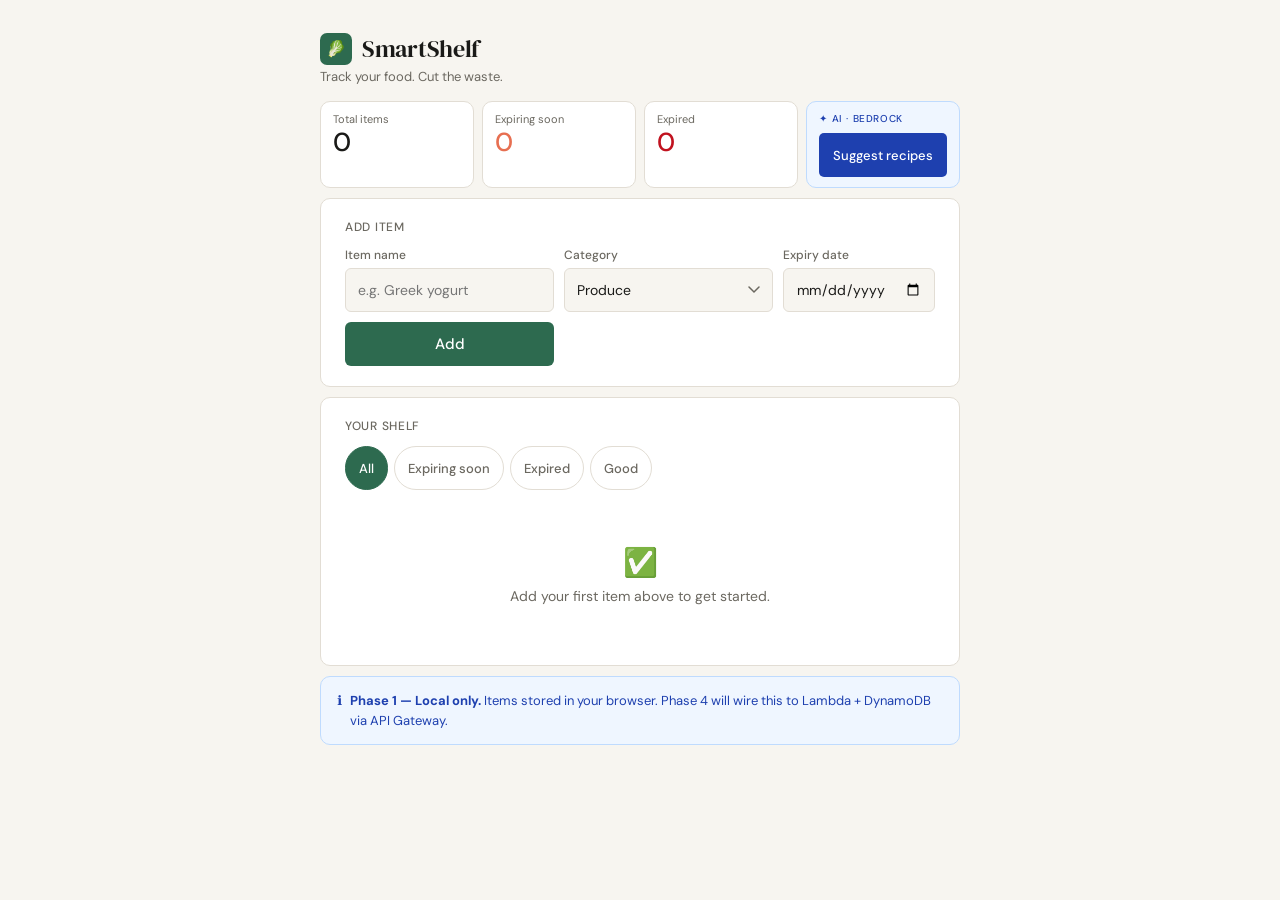
<file: files/index.html>
<!DOCTYPE html>
<html lang="en">
<head>
  <meta charset="UTF-8" />
  <meta name="viewport" content="width=device-width, initial-scale=1.0" />
  <title>SmartShelf — Food Expiry Tracker</title>
  <link href="https://fonts.googleapis.com/css2?family=DM+Serif+Display&family=DM+Sans:wght@400;500&display=swap" rel="stylesheet" />
  <link rel="stylesheet" href="styles.css" />
</head>
<body>
<div class="page">

  <!-- Header -->
  <header>
    <div class="logo-row">
      <div class="logo-icon">🥬</div>
      <h1>SmartShelf</h1>
    </div>
    <p class="tagline">Track your food. Cut the waste.</p>
  </header>

  <!-- Stats + AI button row -->
  <div class="top-grid">
    <div class="stat-card">
      <div class="stat-label">Total items</div>
      <div class="stat-value" id="stat-total">0</div>
    </div>
    <div class="stat-card">
      <div class="stat-label">Expiring soon</div>
      <div class="stat-value warn" id="stat-soon">0</div>
    </div>
    <div class="stat-card">
      <div class="stat-label">Expired</div>
      <div class="stat-value danger" id="stat-expired">0</div>
    </div>
    <div class="ai-tile">
      <div class="ai-tile-label">✦ AI · Bedrock</div>
      <button class="ai-tile-btn" id="suggest-btn" onclick="suggestRecipes()">Suggest recipes</button>
    </div>
  </div>

  <!-- Add item form -->
  <div class="card">
    <div class="card-title">Add item</div>
    <div class="form-grid">
      <div class="field">
        <label for="item-name">Item name</label>
        <input type="text" id="item-name" placeholder="e.g. Greek yogurt" autocomplete="off" />
      </div>
      <div class="field">
        <label for="item-cat">Category</label>
        <select id="item-cat">
          <option value="produce">Produce</option>
          <option value="dairy">Dairy</option>
          <option value="meat">Meat / Fish</option>
          <option value="frozen">Frozen</option>
          <option value="pantry">Pantry</option>
          <option value="other">Other</option>
        </select>
      </div>
      <div class="field">
        <label for="item-date">Expiry date</label>
        <input type="date" id="item-date" />
      </div>
      <button class="btn-primary btn-add" onclick="addItem()">Add</button>
    </div>
  </div>

  <!-- Shelf with filters and table -->
  <div class="card">
    <div class="card-title">Your shelf</div>
    <div class="filter-row">
      <button class="filter-btn active" onclick="setFilter('all', this)">All</button>
      <button class="filter-btn" onclick="setFilter('soon', this)">Expiring soon</button>
      <button class="filter-btn" onclick="setFilter('expired', this)">Expired</button>
      <button class="filter-btn" onclick="setFilter('ok', this)">Good</button>
    </div>
    <div id="table-wrap">
      <div class="empty-state">
        <div class="icon">📦</div>
        Add your first item above to get started.
      </div>
    </div>
  </div>

  <!-- Recipe panel — hidden until AI is triggered -->
  <div class="recipe-panel" id="recipe-panel" style="display:none">
    <div class="recipe-summary" onclick="toggleRecipePanel()">
      <div>
        <div class="recipe-summary-title" id="recipe-summary-title">✦ Finding recipes…</div>
        <div class="recipe-summary-sub" id="recipe-summary-sub"></div>
      </div>
      <span class="recipe-chevron open" id="recipe-chevron">▾</span>
    </div>
    <div class="recipe-body open" id="recipe-body">
      <div class="recipe-stream" id="recipe-stream"></div>
      <div class="recipe-tabs" id="recipe-tabs"></div>
      <div class="recipe-meta" id="recipe-meta" style="display:none"></div>
    </div>
  </div>

  <!-- Footer notice -->
  <div class="api-notice">
    <span>ℹ️</span>
    <span><strong>Phase 1 — Local only.</strong> Items stored in your browser. Phase 4 will wire this to Lambda + DynamoDB via API Gateway.</span>
  </div>

</div>
<script src="app.js"></script>
</body>
</html>
</file>
<file: files/styles.css>
/* ─────────────────────────────────────────────
   SMARTSHELF — styles.css
   Mobile-first. Breakpoints: 480px, 640px
───────────────────────────────────────────── */

/* ── Reset & variables ── */
*, *::before, *::after {
  box-sizing: border-box;
  margin: 0;
  padding: 0;
}

:root {
  --bg:           #F7F5F0;
  --surface:      #FFFFFF;
  --border:       #E2DDD4;
  --text:         #1A1A18;
  --muted:        #6B6860;
  --accent:       #2D6A4F;
  --accent-light: #D8EDDF;
  --accent-mid:   #52B788;
  --accent-dark:  #245a41;
  --warn:         #E76F51;
  --warn-light:   #FAE9E4;
  --danger:       #C1121F;
  --danger-light: #FDECEA;
  --ok-light:     #D8EDDF;
  --blue:         #1E40AF;
  --blue-dark:    #1e3a8a;
  --blue-light:   #EFF6FF;
  --blue-border:  #BFDBFE;
  --blue-disabled:#93C5FD;

  --font-display: 'DM Serif Display', Georgia, serif;
  --font-body:    'DM Sans', system-ui, sans-serif;

  --radius:    10px;
  --radius-sm: 6px;

  /* Touch targets: minimum 44px per WCAG */
  --touch-min: 44px;
}


/* ── Base ── */
body {
  font-family: var(--font-body);
  background: var(--bg);
  color: var(--text);
  min-height: 100vh;
  /* Generous side padding on mobile, more on desktop */
  padding: 1.25rem 1rem 5rem;
  /* Prevent horizontal overflow on narrow phones */
  overflow-x: hidden;
}

.page {
  max-width: 640px;
  margin: 0 auto;
  /* Ensure children can't exceed viewport width */
  width: 100%;
}


/* ── Header ── */
header {
  margin-bottom: 1rem;
}

.logo-row {
  display: flex;
  align-items: center;
  gap: 10px;
  margin-bottom: 3px;
}

.logo-icon {
  width: 32px;
  height: 32px;
  flex-shrink: 0;
  background: var(--accent);
  border-radius: 7px;
  display: flex;
  align-items: center;
  justify-content: center;
  font-size: 16px;
}

h1 {
  font-family: var(--font-display);
  font-size: 22px;
  font-weight: 400;
  letter-spacing: -0.3px;
}

.tagline {
  font-size: 13px;
  color: var(--muted);
}


/* ── Top grid: 3 stats + AI tile ── */
/* Mobile: 2×2 grid */
.top-grid {
  display: grid;
  grid-template-columns: repeat(2, 1fr);
  gap: 8px;
  margin-bottom: 10px;
}

.stat-card {
  background: var(--surface);
  border: 1px solid var(--border);
  border-radius: var(--radius);
  padding: 10px 12px;
  min-width: 0; /* prevent grid blowout */
}

.stat-label {
  font-size: 11px;
  color: var(--muted);
  margin-bottom: 2px;
  white-space: nowrap;
  overflow: hidden;
  text-overflow: ellipsis;
}

.stat-value {
  font-size: 26px;
  font-weight: 500;
  line-height: 1.1;
}

.stat-value.warn   { color: var(--warn); }
.stat-value.danger { color: var(--danger); }

/* AI tile sits in the 4th grid cell */
.ai-tile {
  background: var(--blue-light);
  border: 1px solid var(--blue-border);
  border-radius: var(--radius);
  padding: 10px 12px;
  display: flex;
  flex-direction: column;
  justify-content: space-between;
  gap: 8px;
  min-width: 0;
}

.ai-tile-label {
  font-size: 10px;
  font-weight: 500;
  color: var(--blue);
  letter-spacing: .06em;
  text-transform: uppercase;
}

.ai-tile-btn {
  font-family: var(--font-body);
  font-size: 13px;
  font-weight: 500;
  background: var(--blue);
  color: #fff;
  border: none;
  border-radius: 5px;
  /* Tall enough for thumbs */
  padding: 10px 10px;
  min-height: var(--touch-min);
  cursor: pointer;
  text-align: center;
  transition: background .15s, transform .1s;
  /* Prevent text overflow on small tiles */
  white-space: nowrap;
  overflow: hidden;
  text-overflow: ellipsis;
}

.ai-tile-btn:hover    { background: var(--blue-dark); }
.ai-tile-btn:active   { transform: scale(0.97); }
.ai-tile-btn:disabled { background: var(--blue-disabled); cursor: not-allowed; transform: none; }


/* ── Cards ── */
.card {
  background: var(--surface);
  border: 1px solid var(--border);
  border-radius: var(--radius);
  /* Tighter on mobile, generous on desktop */
  padding: 1rem 1rem;
  margin-bottom: 10px;
}

.card-title {
  font-size: 12px;
  font-weight: 500;
  text-transform: uppercase;
  letter-spacing: .06em;
  color: var(--muted);
  margin-bottom: .75rem;
}


/* ── Add item form ── */
/* Mobile: single column stack */
.form-grid {
  display: grid;
  grid-template-columns: 1fr;
  gap: 10px;
}

.field {
  display: flex;
  flex-direction: column;
  gap: 5px;
}

label {
  font-size: 12px;
  font-weight: 500;
  color: var(--muted);
}

input[type="text"],
input[type="date"],
select {
  font-family: var(--font-body);
  /* 16px prevents iOS auto-zoom on focus */
  font-size: 16px;
  color: var(--text);
  background: var(--bg);
  border: 1px solid var(--border);
  border-radius: var(--radius-sm);
  /* Tall enough for touch */
  padding: 11px 12px;
  min-height: var(--touch-min);
  width: 100%;
  outline: none;
  transition: border-color .15s;
  /* Prevent appearance differences on iOS */
  -webkit-appearance: none;
  appearance: none;
}

/* Restore select chevron lost by appearance:none */
select {
  background-image: url("data:image/svg+xml,%3Csvg xmlns='http://www.w3.org/2000/svg' width='12' height='8' viewBox='0 0 12 8'%3E%3Cpath d='M1 1l5 5 5-5' stroke='%236B6860' stroke-width='1.5' fill='none' stroke-linecap='round'/%3E%3C/svg%3E");
  background-repeat: no-repeat;
  background-position: right 12px center;
  padding-right: 32px;
}

input:focus, select:focus {
  border-color: var(--accent-mid);
  background: #fff;
}

.btn-primary {
  font-family: var(--font-body);
  font-size: 15px;
  font-weight: 500;
  color: #fff;
  background: var(--accent);
  border: none;
  border-radius: var(--radius-sm);
  padding: 12px 20px;
  min-height: var(--touch-min);
  cursor: pointer;
  transition: background .15s, transform .1s;
  /* Full width on mobile, auto on desktop */
  width: 100%;
}

.btn-primary:hover  { background: var(--accent-dark); }
.btn-primary:active { transform: scale(0.98); }


/* ── Shelf filters ── */
.filter-row {
  display: flex;
  gap: 6px;
  flex-wrap: wrap;
  margin-bottom: .875rem;
}

.filter-btn {
  font-family: var(--font-body);
  font-size: 13px;
  font-weight: 500;
  padding: 7px 13px;
  min-height: var(--touch-min);
  border-radius: 999px;
  border: 1px solid var(--border);
  background: transparent;
  color: var(--muted);
  cursor: pointer;
  transition: all .15s;
  /* Don't shrink on very small screens */
  white-space: nowrap;
}

.filter-btn.active,
.filter-btn:hover {
  background: var(--accent);
  border-color: var(--accent);
  color: #fff;
}


/* ── Empty state ── */
.empty-state {
  text-align: center;
  padding: 2.5rem 1rem;
  color: var(--muted);
  font-size: 14px;
}

.empty-state .icon {
  font-size: 28px;
  margin-bottom: 6px;
}


/* ── Shelf table ── */
/* Scrollable wrapper prevents overflow on narrow screens */
.table-scroll {
  overflow-x: auto;
  -webkit-overflow-scrolling: touch;
  margin: 0 -1rem; /* bleed to card edge */
  padding: 0 1rem;
}

table {
  width: 100%;
  border-collapse: collapse;
  font-size: 14px;
  /* Prevent table from collapsing below content width */
  min-width: 340px;
}

thead th {
  text-align: left;
  font-size: 11px;
  font-weight: 500;
  text-transform: uppercase;
  letter-spacing: .05em;
  color: var(--muted);
  padding: 0 8px 10px;
  border-bottom: 1px solid var(--border);
  white-space: nowrap;
}

tbody tr {
  border-bottom: 1px solid var(--border);
  transition: background .1s;
}
tbody tr:last-child { border-bottom: none; }
tbody tr:hover      { background: var(--bg); }

tbody td {
  padding: 12px 8px;
  vertical-align: middle;
}

.item-name { font-weight: 500; }

/* Category column hidden on phones to save space */
.col-cat { display: none; }

.item-cat {
  font-size: 11px;
  font-weight: 500;
  padding: 3px 8px;
  border-radius: 999px;
  display: inline-block;
  white-space: nowrap;
}

.cat-dairy   { background: #EEF2FF; color: #3730A3; }
.cat-produce { background: var(--ok-light); color: var(--accent); }
.cat-meat    { background: var(--warn-light); color: #B94A2C; }
.cat-frozen  { background: #E0F2FE; color: #0369A1; }
.cat-pantry  { background: #FEF9C3; color: #854D0E; }
.cat-other   { background: #F3F4F6; color: #374151; }

.badge {
  font-size: 11px;
  font-weight: 500;
  padding: 3px 9px;
  border-radius: 999px;
  display: inline-block;
  white-space: nowrap;
}

.badge-ok      { background: var(--ok-light);    color: var(--accent); }
.badge-soon    { background: var(--warn-light);   color: var(--warn); }
.badge-expired { background: var(--danger-light); color: var(--danger); }
.badge-today   { background: #FEF9C3;             color: #854D0E; }

.days-text {
  font-size: 12px;
  color: var(--muted);
  white-space: nowrap;
}

/* Delete button — big enough to tap */
.del-btn {
  font-family: var(--font-body);
  font-size: 13px;
  color: var(--muted);
  background: none;
  border: none;
  cursor: pointer;
  padding: 8px 6px;
  min-height: var(--touch-min);
  border-radius: 4px;
  transition: all .1s;
  white-space: nowrap;
}

.del-btn:hover  { background: var(--danger-light); color: var(--danger); }
.del-btn:active { transform: scale(0.95); }


/* ── Recipe panel ── */
.recipe-panel {
  background: var(--surface);
  border: 1px solid var(--blue-border);
  border-radius: var(--radius);
  margin-bottom: 10px;
  overflow: hidden;
}

.recipe-summary {
  display: flex;
  align-items: center;
  justify-content: space-between;
  padding: 13px 16px;
  cursor: pointer;
  transition: background .15s;
  user-select: none;
  /* Touch-friendly height */
  min-height: var(--touch-min);
  gap: 12px;
}

.recipe-summary:hover { background: var(--blue-light); }

.recipe-summary-title {
  font-size: 14px;
  font-weight: 500;
  color: var(--blue);
}

.recipe-summary-sub {
  font-size: 12px;
  color: var(--muted);
  margin-top: 2px;
}

.recipe-chevron {
  font-size: 14px;
  color: var(--blue);
  flex-shrink: 0;
  transition: transform .2s;
}

.recipe-chevron.open { transform: rotate(180deg); }

.recipe-body {
  border-top: 1px solid var(--blue-border);
  display: none;
}

.recipe-body.open { display: block; }

/* Streaming text area */
.recipe-stream {
  padding: 14px 16px;
  font-size: 14px;
  line-height: 1.7;
  color: var(--text);
  white-space: pre-wrap;
  /* Prevent long words/URLs overflowing */
  overflow-wrap: break-word;
  word-break: break-word;
}

.cursor-blink {
  display: inline-block;
  width: 2px;
  height: 13px;
  background: var(--accent);
  margin-left: 1px;
  vertical-align: text-bottom;
  animation: blink .8s step-end infinite;
}

@keyframes blink {
  0%, 100% { opacity: 1; }
  50%       { opacity: 0; }
}

/* Parsed recipe tabs */
.recipe-tabs          { display: none; }
.recipe-tabs.ready    { display: block; }

.tab-bar {
  display: flex;
  background: #F8FAFF;
  padding: 0 12px;
  border-bottom: 1px solid var(--blue-border);
  /* Scroll horizontally if many recipe tabs */
  overflow-x: auto;
  -webkit-overflow-scrolling: touch;
  /* Hide scrollbar visually but keep functionality */
  scrollbar-width: none;
}

.tab-bar::-webkit-scrollbar { display: none; }

.tab-btn {
  font-family: var(--font-body);
  font-size: 13px;
  font-weight: 500;
  padding: 11px 14px;
  min-height: var(--touch-min);
  border: none;
  background: transparent;
  color: var(--muted);
  cursor: pointer;
  border-bottom: 2px solid transparent;
  margin-bottom: -1px;
  transition: color .15s, border-color .15s;
  white-space: nowrap;
  flex-shrink: 0;
}

.tab-btn.active              { color: var(--blue); border-bottom-color: var(--blue); }
.tab-btn:hover:not(.active)  { color: var(--text); }

.tab-pane        { display: none; padding: 14px 16px; }
.tab-pane.active { display: block; }

.recipe-name {
  font-family: var(--font-display);
  font-size: 17px;
  font-weight: 400;
  color: var(--accent);
  margin-bottom: 8px;
}

.recipe-uses {
  display: flex;
  flex-wrap: wrap;
  gap: 5px;
  margin-bottom: 12px;
}

.recipe-uses span {
  font-size: 11px;
  font-weight: 500;
  padding: 3px 9px;
  border-radius: 999px;
  background: var(--warn-light);
  color: var(--warn);
}

.recipe-steps {
  list-style: none;
  display: flex;
  flex-direction: column;
  gap: 10px;
}

.recipe-steps li {
  display: flex;
  gap: 10px;
  font-size: 14px;
  line-height: 1.55;
}

.step-num {
  width: 22px;
  height: 22px;
  min-width: 22px;
  border-radius: 50%;
  background: var(--accent-light);
  color: var(--accent);
  font-size: 11px;
  font-weight: 500;
  display: flex;
  align-items: center;
  justify-content: center;
  margin-top: 2px;
}

.recipe-meta {
  padding: 8px 16px 12px;
  font-size: 11px;
  color: var(--muted);
  border-top: 1px solid var(--border);
  display: flex;
  justify-content: space-between;
  flex-wrap: wrap;
  gap: 4px;
}


/* ── Footer notice ── */
.api-notice {
  background: var(--blue-light);
  border: 1px solid var(--blue-border);
  border-radius: var(--radius);
  padding: .875rem 1rem;
  font-size: 13px;
  color: var(--blue);
  display: flex;
  gap: 8px;
  align-items: flex-start;
  line-height: 1.5;
}


/* ─────────────────────────────────────────────
   BREAKPOINT: 480px — mid-size phones
───────────────────────────────────────────── */
@media (min-width: 480px) {
  body {
    padding: 1.5rem 1.25rem 5rem;
  }

  /* 4 columns once there's enough room */
  .top-grid {
    grid-template-columns: repeat(4, 1fr);
  }

  /* 2-col form: name + category side by side, date full width, button full width */
  .form-grid {
    grid-template-columns: 1fr 1fr;
  }

  /* Date field and button span both columns */
  .field:nth-child(3) { grid-column: 1 / -1; }
  .btn-add            { grid-column: 1 / -1; }

  /* Show the category column in the table */
  .col-cat { display: table-cell; }

  input[type="text"],
  input[type="date"],
  select {
    font-size: 14px;
  }
}


/* ─────────────────────────────────────────────
   BREAKPOINT: 600px — larger phones / tablets
───────────────────────────────────────────── */
@media (min-width: 600px) {
  body {
    padding: 2rem 1.5rem 5rem;
  }

  h1 { font-size: 24px; }

  .card {
    padding: 1.25rem 1.5rem;
  }

  /* Full form in one row */
  .form-grid {
    grid-template-columns: 1fr 1fr auto;
    align-items: end;
  }

  /* Reset the overrides from 480px */
  .field:nth-child(3) { grid-column: auto; }
  .btn-add {
    grid-column: auto;
    width: auto;
    align-self: end;
  }
}
</file>
